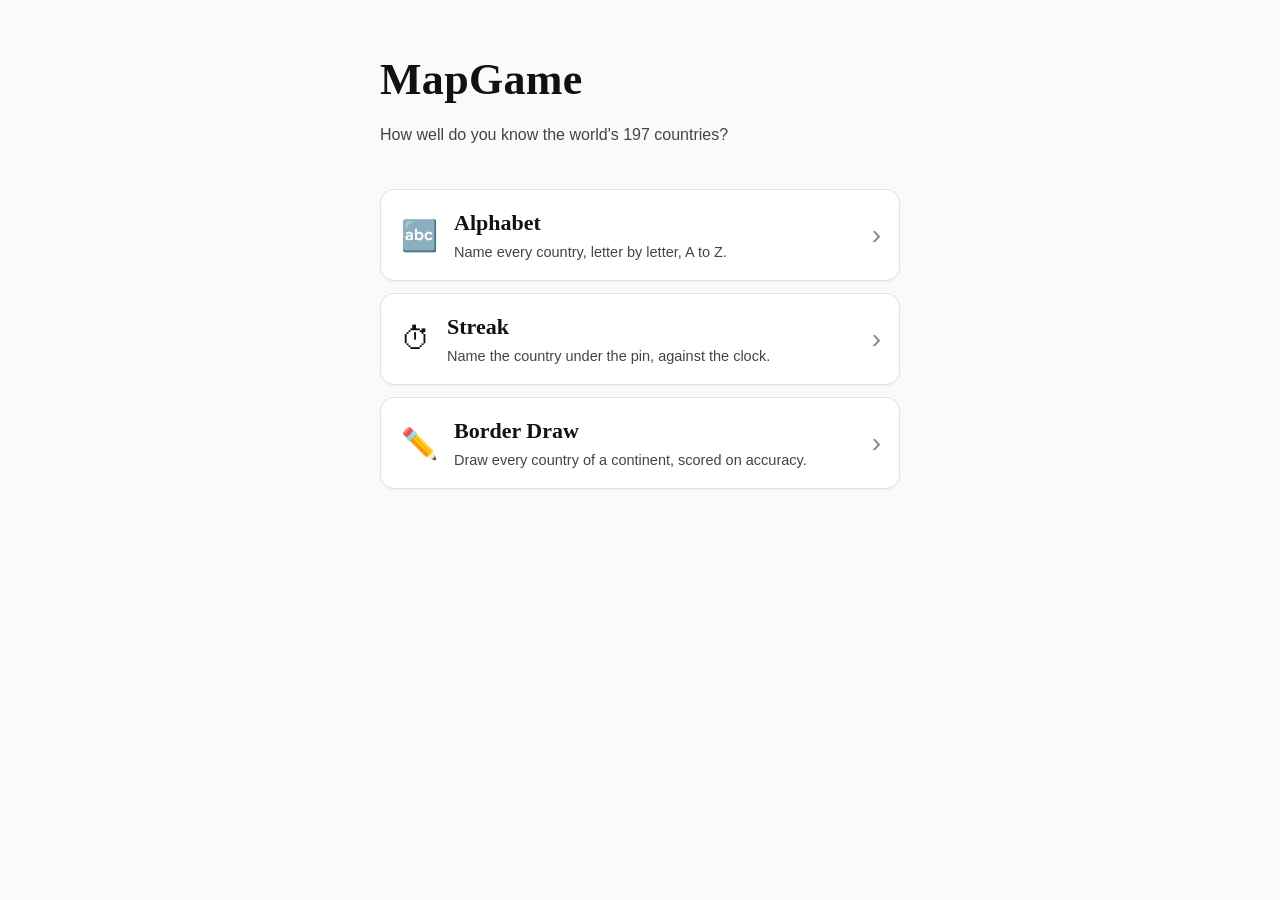
<file: index.html>
<!DOCTYPE html>
<html lang="en">
<head>
<meta charset="UTF-8">
<meta name="viewport" content="width=device-width, initial-scale=1.0, viewport-fit=cover">
<title>MapGame</title>
<link rel="stylesheet" href="styles.css">
</head>
<body class="home">
<div class="wrap">
  <header class="home-head">
    <h1>MapGame</h1>
    <p>How well do you know the world's 197 countries?</p>
  </header>

  <nav class="modes" aria-label="Game modes">
    <a class="mode-card" href="alphabet.html">
      <span class="mode-icon" aria-hidden="true">🔤</span>
      <span class="mode-text">
        <b>Alphabet</b>
        <span>Name every country, letter by letter, A to Z.</span>
        <small id="alphabetStat"></small>
      </span>
      <span class="mode-go" aria-hidden="true">›</span>
    </a>
    <a class="mode-card" href="streak.html">
      <span class="mode-icon" aria-hidden="true">⏱</span>
      <span class="mode-text">
        <b>Streak</b>
        <span>Name the country under the pin, against the clock.</span>
        <small id="streakStat"></small>
      </span>
      <span class="mode-go" aria-hidden="true">›</span>
    </a>
    <a class="mode-card" href="draw.html">
      <span class="mode-icon" aria-hidden="true">✏️</span>
      <span class="mode-text">
        <b>Border Draw</b>
        <span>Draw every country of a continent, scored on accuracy.</span>
        <small id="drawStat"></small>
      </span>
      <span class="mode-go" aria-hidden="true">›</span>
    </a>
  </nav>
</div>

<script src="countries.js?v=3"></script>
<script src="home.js"></script>
</body>
</html>
</file>
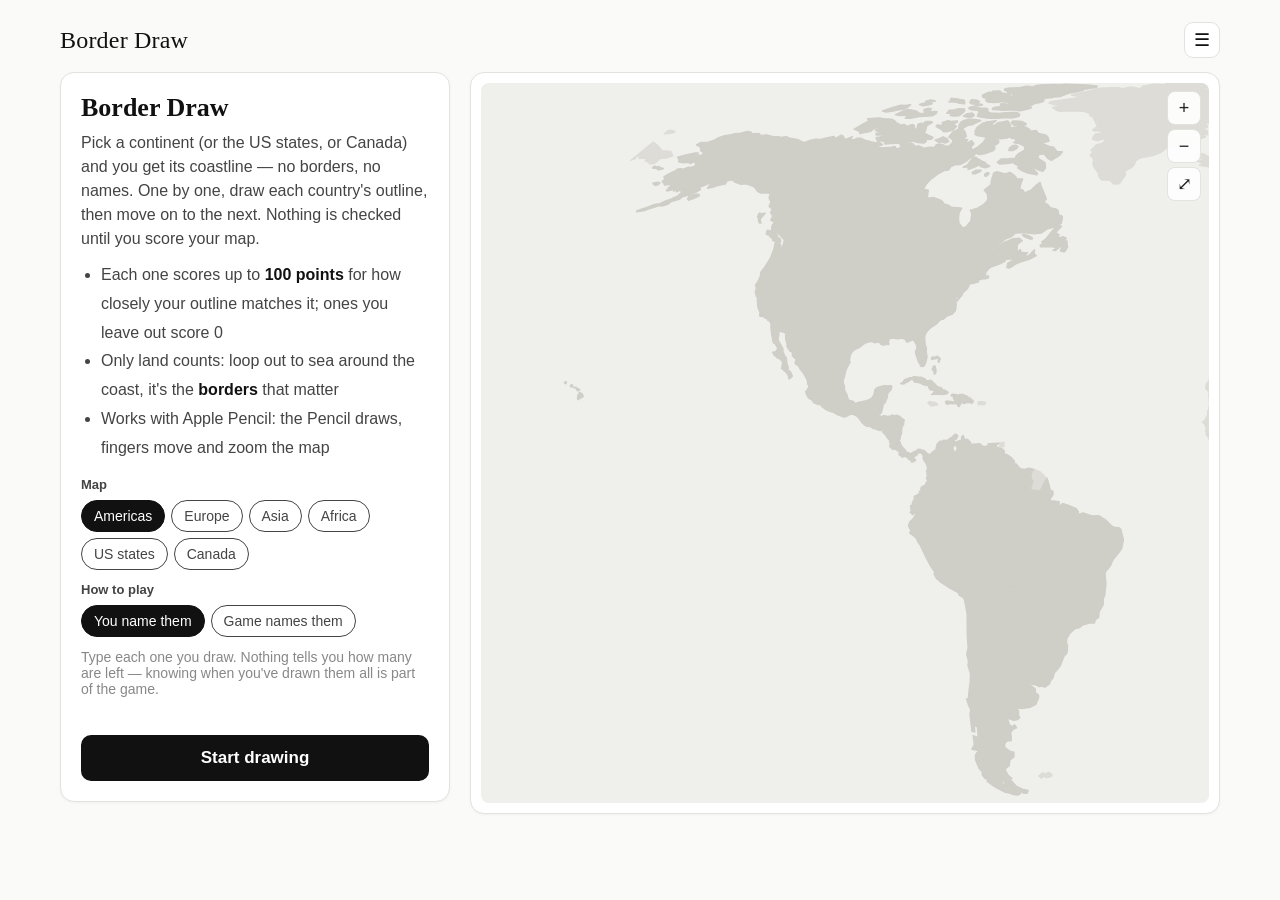
<file: draw.html>
<!DOCTYPE html>
<html lang="en">
<head>
<meta charset="UTF-8">
<meta name="viewport" content="width=device-width, initial-scale=1.0, viewport-fit=cover">
<title>MapGame — Border Draw</title>
<link rel="stylesheet" href="styles.css">
</head>
<body class="draw-mode">
<div class="wrap">
  <header>
    <span class="letters-progress" id="drawTitle">Border Draw</span>
    <span class="total" id="drawScore"></span>
    <div class="menu" id="menu">
      <button id="menuBtn" title="Menu" aria-label="Menu" aria-haspopup="true" aria-expanded="false">☰</button>
      <div class="menu-dropdown" id="menuDropdown" role="menu" hidden>
        <a href="index.html" role="menuitem">🏠 Home</a>
        <hr>
        <div class="menu-label">Mode</div>
        <a href="alphabet.html" role="menuitemradio" aria-checked="false">🔤 Alphabet</a>
        <a href="streak.html" role="menuitemradio" aria-checked="false">⏱ Streak</a>
        <a href="draw.html" role="menuitemradio" aria-checked="true" class="checked">✏️ Border Draw</a>
        <hr>
        <button id="soundToggle" role="menuitemcheckbox" aria-checked="true">🔊 Sound: On</button>
        <button id="resetBtn" role="menuitem">↺ New map</button>
      </div>
    </div>
  </header>

  <div class="layout">
    <div class="side">
      <div class="panel" id="startPanel">
        <h2 class="panel-title">Border Draw</h2>
        <p class="rules">
          Pick a continent (or the US states, or Canada) and you get its
          coastline — no borders, no names. One by one, draw each country's
          outline, then move on to the next. Nothing is checked until you score your map.
        </p>
        <ul class="rules-list">
          <li>Each one scores up to <b>100 points</b> for how closely your outline matches it; ones you leave out score 0</li>
          <li>Only land counts: loop out to sea around the coast, it's the <b>borders</b> that matter</li>
          <li>Works with Apple Pencil: the Pencil draws, fingers move and zoom the map</li>
        </ul>
        <div class="areas-label" id="contLabel">Map</div>
        <div class="areas" id="continents" role="radiogroup" aria-labelledby="contLabel"></div>
        <div class="areas-label" id="styleLabel">How to play</div>
        <div class="areas" id="styles" role="radiogroup" aria-labelledby="styleLabel"></div>
        <div class="best-line" id="styleHint"></div>
        <div class="best-line" id="startBest"></div>
        <button class="primary" id="startBtn">Start drawing</button>
      </div>

      <div class="panel" id="endscreen" hidden>
        <h2 id="endTitle">Your map ✏️</h2>
        <div class="score" id="finalScore"></div>
        <div class="pct" id="finalPct"></div>
        <label class="check"><input type="checkbox" id="showLines" checked> Show my lines</label>
        <div id="pickInfo" class="info">Tap a country on the map to see how you did.</div>
        <button class="link" id="showAll" hidden>Show all</button>
        <div class="draw-results" id="results"></div>
        <button id="playagain">Draw it again</button>
        <button class="link" id="changeCont">Change map</button>
      </div>
    </div>

    <div class="mapcol">
      <div class="toolbar" id="toolbar" hidden>
        <div class="naming" id="naming">
          <div class="inputrow">
            <input id="guess" type="text" autocomplete="off" autocapitalize="words"
                   spellcheck="false" placeholder="Which country will you draw?" aria-label="Country to draw">
            <div id="suggestions" role="listbox"></div>
          </div>
        </div>
        <div class="drawing-now" id="drawingNow" hidden>
          <span class="now-label">Drawing <b id="nowName"></b></span>
          <button id="undoBtn" title="Undo (Ctrl+Z)">↶ Undo</button>
          <button id="clearBtn">Clear</button>
          <button id="nextBtn" class="go" title="Finish this country (Enter)">Next country ›</button>
        </div>
        <button class="primary" id="doneBtn">Score my map</button>
      </div>
      <div id="feedback" class="info draw-note"></div>
      <div class="mapbox">
        <div class="mapwrap">
          <svg id="map" class="borderless" xmlns="http://www.w3.org/2000/svg" role="img"
               aria-label="Map of the continent without borders, for drawing on"></svg>
          <div class="zoom" aria-label="Zoom">
            <button id="zoomIn" title="Zoom in" aria-label="Zoom in">+</button>
            <button id="zoomOut" title="Zoom out" aria-label="Zoom out">−</button>
            <button id="zoomFit" title="Show the whole continent" aria-label="Show the whole continent">⤢</button>
          </div>
        </div>
      </div>
      <div class="hint" id="drawHint" hidden></div>
      <div class="drawn-list" id="drawnList" hidden></div>
    </div>
  </div>
</div>

<script src="map-data.js?v=2"></script>
<script src="map-states.js?v=2"></script>
<script src="countries.js?v=3"></script>
<script src="shared.js"></script>
<script src="draw.js?v=8"></script>
</body>
</html>
</file>
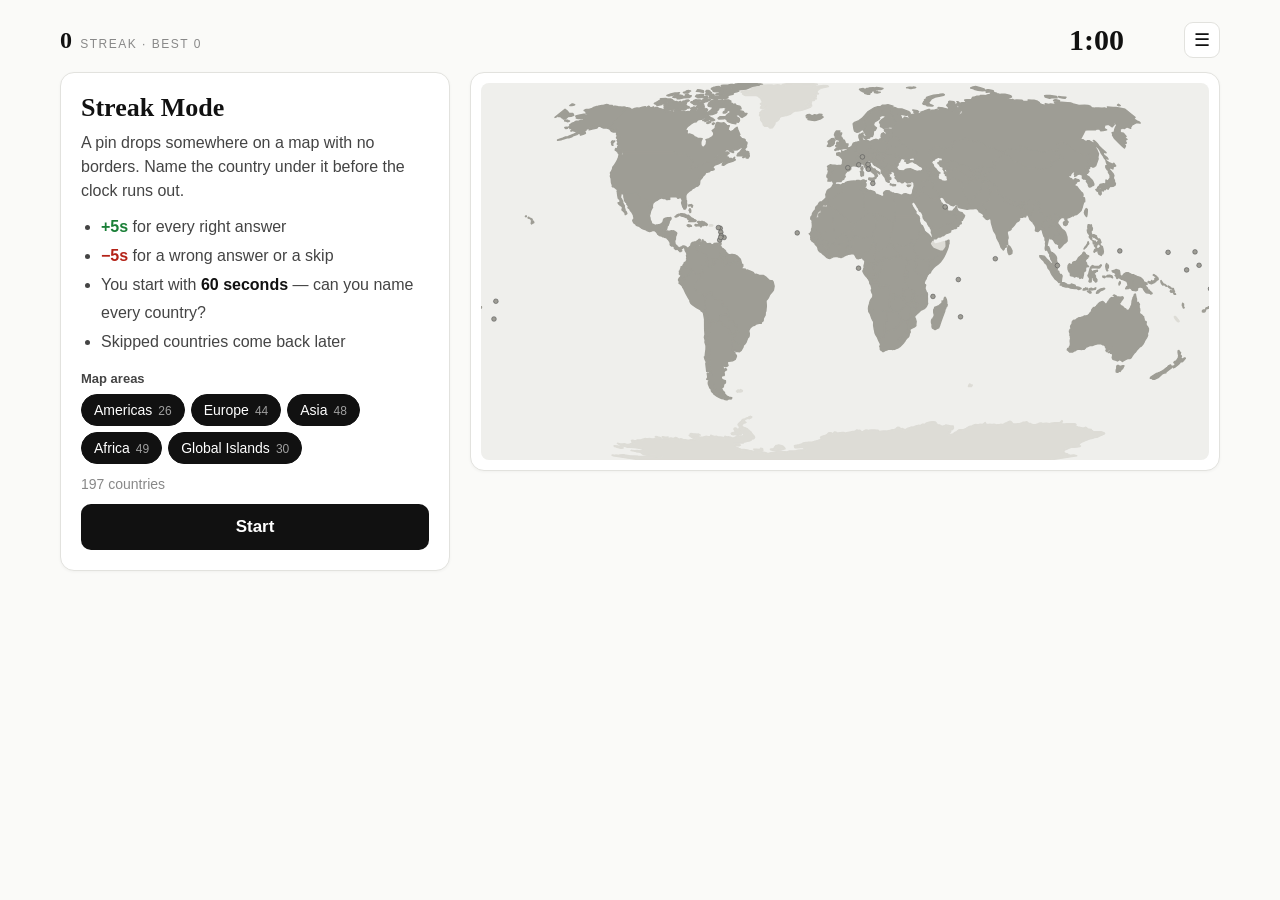
<file: streak.html>
<!DOCTYPE html>
<html lang="en">
<head>
<meta charset="UTF-8">
<meta name="viewport" content="width=device-width, initial-scale=1.0, viewport-fit=cover">
<title>MapGame — Streak Mode</title>
<link rel="stylesheet" href="styles.css">
</head>
<body class="streak-mode">
<div class="wrap">
  <header>
    <span class="letters-progress" id="streakScore"></span>
    <span class="clock" id="clockBox">
      <span id="clock">1:00</span>
      <span class="delta" id="delta" aria-hidden="true"></span>
    </span>
    <button id="micBtn" title="Speak a country" aria-label="Voice input">🎤</button>
    <div class="menu" id="menu">
      <button id="menuBtn" title="Menu" aria-label="Menu" aria-haspopup="true" aria-expanded="false">☰</button>
      <div class="menu-dropdown" id="menuDropdown" role="menu" hidden>
        <a href="index.html" role="menuitem">🏠 Home</a>
        <hr>
        <div class="menu-label">Mode</div>
        <a href="alphabet.html" role="menuitemradio" aria-checked="false">🔤 Alphabet</a>
        <a href="streak.html" role="menuitemradio" aria-checked="true" class="checked">⏱ Streak</a>
        <a href="draw.html" role="menuitemradio" aria-checked="false">✏️ Border Draw</a>
        <hr>
        <button id="soundToggle" role="menuitemcheckbox" aria-checked="true">🔊 Sound: On</button>
        <button id="resetBtn" role="menuitem">↺ New run</button>
      </div>
    </div>
  </header>

  <div class="layout">
    <div>
      <div class="panel" id="startPanel">
        <h2 class="panel-title">Streak Mode</h2>
        <p class="rules">
          A pin drops somewhere on a map with no borders. Name the country
          under it before the clock runs out.
        </p>
        <ul class="rules-list">
          <li><b class="good">+5s</b> for every right answer</li>
          <li><b class="bad">−5s</b> for a wrong answer or a skip</li>
          <li>You start with <b>60 seconds</b> — can you name every country?</li>
          <li>Skipped countries come back later</li>
        </ul>
        <div class="areas-label" id="areasLabel">Map areas</div>
        <div class="areas" id="areas" role="group" aria-labelledby="areasLabel"></div>
        <div class="best-line" id="startBest"></div>
        <button class="primary" id="startBtn">Start</button>
      </div>

      <div id="gamePanel" hidden>
        <div class="inputrow">
          <input id="guess" type="text" autocomplete="off" autocapitalize="words"
                 spellcheck="false" placeholder="Type a country…" aria-label="Country guess">
          <button id="skipBtn" title="Skip this country (−5s)">Skip</button>
          <div id="suggestions" role="listbox"></div>
        </div>

        <div id="feedback" class="info"></div>
      </div>

      <div class="panel" id="endscreen" hidden>
        <h2 id="endTitle">Time's up! ⏱</h2>
        <div class="score" id="finalScore"></div>
        <div class="pct" id="finalBest"></div>
        <div class="chips" id="resultChips"></div>
        <button id="playagain">Play again</button>
        <button class="link" id="changeAreas">Change map areas</button>
      </div>
    </div>

    <div class="mapbox">
      <div class="mapwrap">
        <svg id="map" class="borderless" xmlns="http://www.w3.org/2000/svg" role="img"
             aria-label="World map with a pin on the mystery country"></svg>
        <svg id="inset" xmlns="http://www.w3.org/2000/svg" role="img"
             aria-label="Close-up of the mystery island country" hidden></svg>
      </div>
    </div>
  </div>
</div>

<script src="map-data.js?v=2"></script>
<script src="map-detail.js"></script>
<script src="countries.js?v=3"></script>
<script src="shared.js"></script>
<script src="streak.js"></script>
</body>
</html>
</file>
<file: styles.css>
:root {
  --ink: #111;
  --ink-soft: #444;
  --ink-faint: #888;
  --on-ink: #fff;          /* text placed on top of --ink surfaces */
  --paper: #fafaf8;
  --card: #ffffff;
  --line: #e2e2de;
  --good: #1a7f37;
  --bad: #b42318;
  --flash: #f2c94c;
  --map-bg: #efefec;
  --map-land: #ffffff;
  --map-stroke: #555;
  --map-guessed: #1c1c1c;
  --map-solid: #cfcec7;    /* land on the borderless (streak) map */
  --map-on: #9e9d95;       /* streak start screen: land in the chosen areas… */
  --map-off: #dddcd6;      /* …and outside them */
  --kb-bg: #e2e1dc;        /* in-app keyboard: tray, letter keys, ⌫/return */
  --kb-key: #ffffff;
  --kb-special: #c4c3bb;
  --pts-hi: #a6d7b0;       /* border draw: countries by how well you drew them */
  --pts-mid: #efd88f;
  --pts-lo: #eeaca4;
  --display: "Iowan Old Style", "Palatino Linotype", Palatino, Georgia, "Times New Roman", serif;
}
@media (prefers-color-scheme: dark) {
  :root {
    --ink: #ecebe3;
    --ink-soft: #c2c1b8;
    --ink-faint: #8b8a81;
    --on-ink: #131311;
    --paper: #131311;
    --card: #1c1c1a;
    --line: #32322e;
    --good: #5cbd7d;
    --bad: #e5695c;
    --map-bg: #151513;
    --map-land: #1c1c1a;
    --map-stroke: #9b9a90;
    --map-guessed: #ecebe3;
    --map-solid: #4a4943;
    --map-on: #8b8a81;
    --map-off: #353531;
    --kb-bg: #232321;
    --kb-key: #57564f;
    --kb-special: #383834;
    --pts-hi: #2f6b40;
    --pts-mid: #7a6526;
    --pts-lo: #7d3530;
  }
}
:root[data-theme="dark"] {
  --ink: #ecebe3; --ink-soft: #c2c1b8; --ink-faint: #8b8a81; --on-ink: #131311;
  --paper: #131311; --card: #1c1c1a; --line: #32322e;
  --good: #5cbd7d; --bad: #e5695c;
  --map-bg: #151513; --map-land: #1c1c1a; --map-stroke: #9b9a90; --map-guessed: #ecebe3;
  --map-solid: #4a4943; --map-on: #8b8a81; --map-off: #353531;
  --kb-bg: #232321; --kb-key: #57564f; --kb-special: #383834;
  --pts-hi: #2f6b40; --pts-mid: #7a6526; --pts-lo: #7d3530;
}
:root[data-theme="light"] {
  --ink: #111; --ink-soft: #444; --ink-faint: #888; --on-ink: #fff;
  --paper: #fafaf8; --card: #ffffff; --line: #e2e2de;
  --good: #1a7f37; --bad: #b42318;
  --map-bg: #efefec; --map-land: #ffffff; --map-stroke: #555; --map-guessed: #1c1c1c;
  --map-solid: #cfcec7; --map-on: #9e9d95; --map-off: #dddcd6;
  --kb-bg: #e2e1dc; --kb-key: #ffffff; --kb-special: #c4c3bb;
  --pts-hi: #a6d7b0; --pts-mid: #efd88f; --pts-lo: #eeaca4;
}
* { box-sizing: border-box; -webkit-tap-highlight-color: transparent; }
html, body { margin: 0; padding: 0; }
body {
  font-family: -apple-system, BlinkMacSystemFont, "Segoe UI", Roboto, Helvetica, Arial, sans-serif;
  background: var(--paper);
  color: var(--ink);
  min-height: 100vh;
  /* clear the notch / home indicator (viewport-fit=cover, and the iOS app) */
  padding: env(safe-area-inset-top) env(safe-area-inset-right) env(safe-area-inset-bottom) env(safe-area-inset-left);
}
.wrap { max-width: 1200px; margin: 0 auto; padding: 16px 20px 40px; }

header { display: flex; align-items: center; gap: 12px; flex-wrap: wrap; padding: 6px 0 14px; }
.letters-progress { font-family: var(--display); font-size: 24px; letter-spacing: 0.2px; font-variant-numeric: tabular-nums; }
.letters-progress small {
  font-family: -apple-system, BlinkMacSystemFont, "Segoe UI", Roboto, Helvetica, Arial, sans-serif;
  font-size: 12px; color: var(--ink-faint); text-transform: uppercase; letter-spacing: 1.5px; margin-left: 8px;
}
header .total { margin-left: auto; font-size: 14px; color: var(--ink-soft); font-variant-numeric: tabular-nums; }
.menu { position: relative; flex-shrink: 0; }
#menuBtn {
  width: 36px; height: 36px; border: 1px solid var(--line); border-radius: 9px;
  background: var(--card); font-size: 18px; line-height: 1; color: var(--ink);
  display: grid; place-items: center;
}
#menuBtn:hover { border-color: var(--ink-soft); }
.menu-dropdown {
  position: absolute; top: calc(100% + 6px); right: 0; z-index: 30; min-width: 190px;
  background: var(--card); border: 1px solid var(--line); border-radius: 10px;
  box-shadow: 0 8px 24px rgba(0,0,0,0.25); overflow: hidden; padding: 4px;
}
.menu-dropdown button, .menu-dropdown a {
  display: flex; align-items: center; gap: 10px; width: 100%; text-align: left;
  padding: 10px 12px; border: none; border-radius: 7px; background: none;
  font-family: inherit; font-size: 14px; color: var(--ink); text-decoration: none;
}
.menu-dropdown button:hover, .menu-dropdown a:hover { background: var(--ink); color: var(--on-ink); }
.menu-dropdown a.checked { font-weight: 700; }
.menu-dropdown a.checked::after { content: "✓"; margin-left: auto; }
.menu-label {
  padding: 8px 12px 4px; font-size: 11px; text-transform: uppercase; letter-spacing: 1.5px; color: var(--ink-faint);
}
.menu-dropdown hr { border: none; border-top: 1px solid var(--line); margin: 4px 6px; }

/* Alphabet strip — clickable letter states:
   (default) untouched · .partial some found · .done all found · .given gave up
   .current marks the letter being played and combines with the others */
.letters { display: flex; flex-wrap: wrap; gap: 4px; margin-bottom: 16px; }
.letters button {
  width: 30px; height: 30px; display: grid; place-items: center;
  border: 1px solid var(--line); border-radius: 6px;
  font-family: inherit; font-size: 13px; font-weight: 600; color: var(--ink-faint);
  background: var(--card); user-select: none; cursor: pointer; padding: 0;
  transition: transform 0.12s, border-color 0.12s;
}
.letters button:hover { border-color: var(--ink-soft); color: var(--ink); }
.letters button.done { background: var(--good); border-color: var(--good); color: var(--on-ink); }
.letters button.partial { background: var(--line); border-color: var(--line); color: var(--ink); }
.letters button.given { background: var(--bad); border-color: var(--bad); color: var(--on-ink); text-decoration: line-through; }
.letters button.current { border: 2px solid var(--ink); border-style: solid; color: var(--ink); transform: scale(1.12); }
.letters button.done.current { outline: 2px solid var(--good); outline-offset: 1px; color: var(--on-ink); }
.letters button.given.current { outline: 2px solid var(--bad); outline-offset: 1px; color: var(--on-ink); }

.layout { display: grid; grid-template-columns: 390px 1fr; gap: 20px; align-items: start; }
@media (max-width: 950px) { .layout { grid-template-columns: 1fr; } }

.panel {
  background: var(--card); border: 1px solid var(--line); border-radius: 14px;
  padding: 20px; box-shadow: 0 1px 3px rgba(0,0,0,0.04);
}

.letter-row { display: flex; align-items: center; gap: 16px; }
.big-letter {
  font-family: var(--display);
  font-size: 60px; font-weight: 700; line-height: 1; width: 84px; height: 84px;
  display: grid; place-items: center; border: 2px solid var(--ink); border-radius: 14px;
  flex-shrink: 0;
}
.counts { font-size: 15px; color: var(--ink-soft); line-height: 1.5; }
.counts b { color: var(--ink); font-size: 17px; }
.counts .nums { display: flex; gap: 14px; margin-top: 6px; font-variant-numeric: tabular-nums; }
.counts .nums span b { display: block; font-size: 22px; }

.inputrow { display: flex; gap: 8px; margin-top: 18px; position: relative; }
#guess {
  flex: 1; font-size: 17px; padding: 11px 14px; border: 1.5px solid var(--ink-soft);
  border-radius: 10px; outline: none; background: var(--card); color: var(--ink); min-width: 0;
}
#guess:focus { border-color: var(--ink); box-shadow: 0 0 0 3px rgba(0,0,0,0.07); }
#guess.shake { animation: shake 0.3s; }
@keyframes shake { 0%,100%{transform:translateX(0)} 25%{transform:translateX(-6px)} 75%{transform:translateX(6px)} }

button { font-family: inherit; cursor: pointer; }
#micBtn {
  width: 46px; border: 1.5px solid var(--ink-soft); border-radius: 10px; background: var(--card);
  font-size: 20px; flex-shrink: 0;
}
#micBtn.listening { background: var(--ink); border-color: var(--ink); animation: pulse 1.2s infinite; }
@keyframes pulse { 0%,100%{box-shadow: 0 0 0 0 rgba(0,0,0,0.25)} 50%{box-shadow: 0 0 0 6px rgba(0,0,0,0.08)} }
#micBtn[hidden] { display: none; }

/* Autocomplete dropdown */
#suggestions {
  position: absolute; top: calc(100% + 4px); left: 0; right: 54px; z-index: 20;
  background: var(--card); border: 1px solid var(--line); border-radius: 10px;
  box-shadow: 0 8px 24px rgba(0,0,0,0.25); overflow: hidden; display: none;
}
#suggestions.open { display: block; }
#suggestions div { padding: 10px 14px; font-size: 15px; cursor: pointer; }
#suggestions div.active, #suggestions div:hover { background: var(--ink); color: var(--on-ink); }
#suggestions div small { color: inherit; opacity: 0.6; margin-left: 6px; }

#feedback { min-height: 24px; margin-top: 10px; font-size: 14px; }
#feedback.ok { color: var(--good); }
#feedback.err { color: var(--bad); }
#feedback.info { color: var(--ink-faint); }

.chips { display: flex; flex-wrap: wrap; gap: 6px; margin-top: 12px; }
.chips span {
  font-size: 13px; padding: 4px 10px; border-radius: 999px;
  background: var(--ink); color: var(--on-ink);
}
.chips span.missed { background: var(--card); color: var(--bad); border: 1px solid var(--bad); text-decoration: line-through; }

.actions { margin-top: 16px; display: flex; gap: 8px; }
.actions button {
  font-size: 14px; padding: 9px 14px; border-radius: 10px;
  border: 1.5px solid var(--ink-soft); background: var(--card); color: var(--ink);
}
.actions #skipBtn { flex: 1; }
.actions button.nav { width: 44px; padding: 9px 0; font-size: 16px; flex-shrink: 0; }
.actions button:hover:not(:disabled) { background: var(--ink); color: var(--on-ink); border-color: var(--ink); }
.actions button:disabled { opacity: 0.45; cursor: default; }

/* Map */
.mapbox { background: var(--card); border: 1px solid var(--line); border-radius: 14px; padding: 10px; box-shadow: 0 1px 3px rgba(0,0,0,0.04); }
#map { width: 100%; height: auto; display: block; background: var(--map-bg); border-radius: 8px; }
#map .land { fill: var(--map-land); stroke: var(--map-stroke); stroke-width: 0.6; stroke-linejoin: round; transition: fill 0.5s; }
#map .land.guessed { fill: var(--map-guessed); }
#map .land.flash { fill: var(--flash); transition: none; }
#map .dot { fill: var(--map-land); stroke: var(--map-stroke); stroke-width: 0.8; transition: fill 0.5s; }
#map .dot.guessed { fill: var(--map-guessed); }
#map .dot.flash { fill: var(--flash); transition: none; }

/* End screen */
#endscreen { text-align: center; }
#endscreen h2 { font-family: var(--display); font-size: 26px; margin: 4px 0 2px; }
#endscreen .score { font-family: var(--display); font-size: 56px; font-weight: 700; margin: 10px 0 0; font-variant-numeric: tabular-nums; }
#endscreen .pct { color: var(--ink-faint); margin-bottom: 16px; }
#breakdown { display: flex; flex-wrap: wrap; gap: 4px; justify-content: center; margin: 14px 0; }
#breakdown span {
  width: 34px; padding: 4px 0 5px; border: 1px solid var(--line); border-radius: 6px;
  font-size: 11px; color: var(--ink-soft); font-variant-numeric: tabular-nums;
}
#breakdown span b { display: block; font-size: 14px; color: var(--ink); }
#breakdown span.full { background: var(--ink); border-color: var(--ink); }
#breakdown span.full b, #breakdown span.full { color: var(--on-ink); }
#missedlist { text-align: left; font-size: 13px; color: var(--ink-soft); max-height: 180px; overflow-y: auto; border-top: 1px solid var(--line); padding-top: 10px; margin-top: 6px; }
#playagain { margin-top: 16px; font-size: 16px; padding: 12px 26px; border-radius: 10px; border: none; background: var(--ink); color: var(--on-ink); }
button:focus-visible, input:focus-visible { outline: 2px solid var(--ink); outline-offset: 2px; }
@media (prefers-reduced-motion: reduce) {
  * { animation: none !important; transition: none !important; }
}

/* ---------- Streak mode ---------- */
.clock {
  position: relative; margin-left: auto;
  font-family: var(--display); font-size: 30px; font-weight: 700; line-height: 1;
  font-variant-numeric: tabular-nums; transition: color 0.2s;
}
.clock.low { color: var(--bad); }
.delta {
  position: absolute; right: 0; top: 100%; font-family: -apple-system, BlinkMacSystemFont, "Segoe UI", Roboto, Helvetica, Arial, sans-serif;
  font-size: 15px; font-weight: 700; opacity: 0; pointer-events: none; white-space: nowrap;
}
.delta.up { color: var(--good); }
.delta.down { color: var(--bad); }
.delta.go { animation: delta-pop 1s ease-out forwards; }
@keyframes delta-pop {
  0% { opacity: 0; transform: translateY(6px); }
  15% { opacity: 1; transform: translateY(0); }
  70% { opacity: 1; }
  100% { opacity: 0; transform: translateY(-8px); }
}

.panel-title { font-family: var(--display); font-size: 26px; margin: 0 0 8px; }
.rules { margin: 0 0 10px; color: var(--ink-soft); line-height: 1.5; }
.rules-list { margin: 0 0 14px; padding-left: 20px; line-height: 1.8; color: var(--ink-soft); }
.rules-list b { color: var(--ink); }
.rules-list b.good { color: var(--good); }
.rules-list b.bad { color: var(--bad); }
.best-line { font-size: 14px; color: var(--ink-faint); margin-bottom: 12px; min-height: 1em; }
button.primary {
  width: 100%; font-size: 17px; padding: 13px 26px; border-radius: 10px; border: none;
  background: var(--ink); color: var(--on-ink); font-weight: 600;
}
button.primary:disabled { opacity: 0.35; cursor: default; }
.areas-label { font-size: 13px; font-weight: 600; color: var(--ink-soft); margin-bottom: 8px; }
.areas { display: flex; flex-wrap: wrap; gap: 6px; margin-bottom: 12px; }
.areas button {
  font-size: 14px; padding: 7px 12px; border-radius: 999px;
  border: 1.5px solid var(--ink-soft); background: var(--card); color: var(--ink-soft);
}
.areas button small { margin-left: 6px; font-size: 12px; opacity: 0.6; font-variant-numeric: tabular-nums; }
.areas button[aria-pressed="true"] { background: var(--ink); border-color: var(--ink); color: var(--on-ink); }
button.link {
  display: block; margin: 10px auto 0; padding: 6px 10px; border: none; background: none;
  color: var(--ink-soft); font-size: 14px; text-decoration: underline; text-underline-offset: 3px;
}
.streak-mode .inputrow { margin-top: 0; }
/* the mic sits in the header, left of the menu, styled like the menu button */
.streak-mode header #micBtn {
  width: 36px; height: 36px; border: 1px solid var(--line); border-radius: 9px;
  font-size: 17px; line-height: 1; display: grid; place-items: center; padding: 0;
}
.streak-mode header #micBtn.listening { border-color: var(--ink); }
.streak-mode header #micBtn.idle { visibility: hidden; }
.streak-mode #suggestions { right: 0; }
.streak-mode #skipBtn {
  flex-shrink: 0; padding: 0 14px; border: 1.5px solid var(--ink-soft); border-radius: 10px;
  background: var(--card); color: var(--ink); font-size: 15px;
}
.streak-mode #skipBtn:disabled { opacity: 0.45; cursor: default; }
/* one line, so the box under the map never changes height mid-run */
.streak-mode #feedback { white-space: nowrap; overflow: hidden; text-overflow: ellipsis; }
.streak-mode #endscreen .chips { justify-content: center; max-height: 220px; overflow-y: auto; margin: 6px 0 4px; }

/* Map without borders: every country is stroked in its own fill colour, so
   only coastlines show. Microstate dots are hidden except the mystery one. */
/* the 1.5px non-scaling stroke also hides anti-aliasing seams that would hint at borders */
#map.borderless .land {
  fill: var(--map-solid); stroke: var(--map-solid); stroke-width: 1.5px; vector-effect: non-scaling-stroke;
  transition: fill 0.35s, stroke 0.35s;
}
#map.borderless .dot { display: none; }
#map.borderless .dot { fill: var(--map-solid); stroke: var(--map-stroke); }
#map.borderless .dot.target { display: inline; }
/* start screen: fade land outside the chosen areas; show island microstates */
#map.borderless.preview .land { fill: var(--map-on); stroke: var(--map-on); }
#map.borderless.preview .land.area-off { fill: var(--map-off); stroke: var(--map-off); }
#map.borderless.preview .dot:not(.area-off) { display: inline; fill: var(--map-on); }
#map .land.reveal-good, #map .dot.reveal-good { fill: var(--good); stroke: var(--good); }
#map .land.reveal-bad, #map .dot.reveal-bad { fill: var(--bad); stroke: var(--bad); }
#map .land.reveal-wrong, #map .dot.reveal-wrong { fill: var(--bad); stroke: var(--bad); opacity: 0.45; }
#map .dot.reveal-wrong { display: inline; }
.mapwrap .pin, .mapwrap .close-mark { pointer-events: none; }
.mapwrap .pin-head { fill: var(--bad); stroke: var(--card); stroke-width: 1.4; }
.mapwrap .pin-hole { fill: var(--card); }
.mapwrap .pin-pulse {
  fill: none; stroke: var(--bad); stroke-width: 1.5;
  transform-box: fill-box; transform-origin: center; animation: pin-pulse 1.6s ease-out infinite;
}
@keyframes pin-pulse {
  0% { transform: scale(0.4); opacity: 0.9; }
  100% { transform: scale(2.6); opacity: 0; }
}

/* Small islands: a close-up inset in the corner with the country shaded
   darker than its neighbours (Natural Earth 10m outlines; round-capped
   strokes keep islets smaller than a pixel visible as dots), and on the main
   map the island drawn at least a few pixels across, circled, with a line to
   the inset. */
.mapwrap { position: relative; }
#inset {
  position: absolute; right: 8px; bottom: 8px; width: 42%; max-width: 260px; height: auto; aspect-ratio: 1;
  background: var(--map-bg); border: 2px solid var(--card); border-radius: 8px;
  box-shadow: 0 0 0 1px var(--line), 0 2px 8px rgba(0,0,0,0.18);
}
#inset.show { animation: inset-in 0.45s ease-out; }
@keyframes inset-in { from { opacity: 0; transform: scale(0.85); } to { opacity: 1; transform: none; } }
#inset .close-land, #inset .close-shape, #map .close-shape {
  fill: var(--map-solid); stroke: var(--map-solid); stroke-width: 1.5px; vector-effect: non-scaling-stroke;
  stroke-linejoin: round; stroke-linecap: round; transition: fill 0.35s, stroke 0.35s;
}
#inset .close-shape, #map .close-shape { fill: var(--map-on); stroke: var(--map-on); }
#inset .close-shape { stroke-width: 2.5px; } /* atolls */
#map .close-shape { stroke-width: 3px; }
#map .close-ring { fill: none; stroke: var(--bad); stroke-width: 2px; vector-effect: non-scaling-stroke; }
#map .close-leader { stroke: var(--bad); stroke-width: 1.5px; vector-effect: non-scaling-stroke; opacity: 0.7; }
#map .close-shape.reveal-good, #inset .close-shape.reveal-good { fill: var(--good); stroke: var(--good); }
#map .close-shape.reveal-bad, #inset .close-shape.reveal-bad { fill: var(--bad); stroke: var(--bad); }
@media (prefers-reduced-motion: reduce) { #inset.show { animation: none; } }

.hint { margin-top: 14px; font-size: 12.5px; color: var(--ink-faint); line-height: 1.5; }
[hidden] { display: none !important; }

/* ---------- Border Draw ---------- */
/* while drawing, the map takes the whole width under a toolbar */
.draw-mode.drawing .layout { grid-template-columns: 1fr; }
.draw-mode.drawing .side { display: none; }
.draw-mode.drawing .wrap { padding-bottom: 12px; }
.toolbar { display: flex; flex-wrap: wrap; gap: 8px; align-items: stretch; }
.toolbar .naming { flex: 1 1 260px; max-width: 460px; }
.toolbar .naming .inputrow { margin-top: 0; }
.draw-mode #suggestions { right: 0; }
.toolbar .drawing-now { flex: 1 1 auto; display: flex; flex-wrap: wrap; align-items: center; gap: 8px; }
.now-label { font-size: 15px; color: var(--ink-soft); margin-right: 4px; }
.now-label b { font-family: var(--display); font-size: 22px; color: var(--ink); }
.toolbar button.go { border-color: var(--ink); font-weight: 600; }
.draw-mode #feedback.draw-note { margin: 6px 0 8px; min-height: 20px; }
.drawn-list { display: flex; flex-wrap: wrap; gap: 6px; margin-top: 8px; }
.drawn-list button {
  font-size: 13px; padding: 4px 10px; border-radius: 999px; border: 1px solid var(--line);
  background: var(--card); color: var(--ink-soft);
}
.drawn-list button.current { background: var(--ink); border-color: var(--ink); color: var(--on-ink); }
.toolbar button {
  font-size: 15px; padding: 9px 14px; border-radius: 10px;
  border: 1.5px solid var(--ink-soft); background: var(--card); color: var(--ink);
}
.toolbar button:disabled { opacity: 0.4; cursor: default; }
.toolbar button.primary {
  width: auto; margin-left: auto; padding: 9px 20px; font-size: 15px; border: none;
  background: var(--ink); color: var(--on-ink);
}
.toolbar button.primary.armed { background: var(--good); }
.draw-mode .mapcol > .hint { margin-top: 8px; }
.draw-mode #map { touch-action: none; user-select: none; -webkit-user-select: none; -webkit-touch-callout: none; }
.draw-mode.drawing #map { cursor: crosshair; }
.draw-mode #map.borderless .land.area-off { fill: var(--map-off); stroke: var(--map-off); }
.draw-mode #map .off-map { display: none; }
.draw-mode #map .lakes { fill: var(--map-bg); fill-rule: evenodd; stroke: none; pointer-events: none; }
/* the US map's Alaska and Hawaii insets */
.draw-mode #map .frame { fill: var(--map-bg); stroke: var(--map-off); stroke-width: 1px; vector-effect: non-scaling-stroke; pointer-events: none; }
/* the result: real borders, each country shaded by its score */
.draw-mode #map .land.pts-hi, .draw-mode #map .land.pts-mid, .draw-mode #map .land.pts-lo,
.draw-mode #map .dot.pts-hi, .draw-mode #map .dot.pts-mid, .draw-mode #map .dot.pts-lo {
  stroke: var(--map-stroke); stroke-width: 1px; vector-effect: non-scaling-stroke;
}
.draw-mode #map .pts-hi { fill: var(--pts-hi); }
.draw-mode #map .pts-mid { fill: var(--pts-mid); }
.draw-mode #map .pts-lo { fill: var(--pts-lo); }
.draw-mode #map .dot.pts-hi, .draw-mode #map .dot.pts-mid, .draw-mode #map .dot.pts-lo { display: inline; }
.draw-mode #map .land.picked { stroke: var(--ink); stroke-width: 3px; }
.draw-mode #map .ink { pointer-events: none; }
.draw-mode #map .ink.faded { display: none; }
/* your outlines: the country you're drawing now stands out */
.draw-mode #map .ink .loop, .draw-mode #map .ink .stroke {
  fill: var(--ink); fill-opacity: 0.08; stroke: var(--ink-soft); stroke-width: 1.5px;
  vector-effect: non-scaling-stroke; stroke-linejoin: round; stroke-linecap: round;
}
.draw-mode #map .ink .stroke { fill: none; stroke: var(--ink); stroke-width: 2px; }
.draw-mode #map .ink .current .loop { fill-opacity: 0.22; stroke: var(--ink); stroke-width: 2px; }
.draw-mode #map .ink.result .loop { fill: none; stroke: var(--ink); stroke-width: 1.5px; stroke-dasharray: 4 3; }
.draw-mode #map .ink.result .picked .loop { stroke-width: 2.5px; }
/* focused on one country: the others lose their shading and borders, and
   only your outline for it shows */
.draw-mode #map.focus .land:not(.picked):not(.area-off) { fill: var(--map-solid); stroke: var(--map-solid); stroke-width: 1.5px; }
.draw-mode #map.focus .dot:not(.picked) { display: none; }
.draw-mode #map.focus .ink .shape:not(.picked) { display: none; }
.draw-results button.current { background: var(--line); font-weight: 600; }
#showAll { margin: 0 auto 6px; }
.zoom { position: absolute; top: 8px; right: 8px; display: grid; gap: 4px; }
.zoom button {
  width: 34px; height: 34px; padding: 0; border: 1px solid var(--line); border-radius: 8px;
  background: var(--card); color: var(--ink); font-size: 18px; line-height: 1; opacity: 0.92;
}
.zoom button:hover { border-color: var(--ink-soft); }
.check { display: inline-flex; align-items: center; gap: 6px; font-size: 14px; color: var(--ink-soft); margin-bottom: 4px; }
.draw-mode #endscreen #feedback { min-height: 40px; }
.draw-results {
  text-align: left; max-height: 300px; overflow-y: auto; margin: 4px 0 6px;
  border-top: 1px solid var(--line); padding-top: 6px; font-size: 14px;
}
.draw-results button {
  display: flex; align-items: center; gap: 8px; width: 100%; padding: 4px 4px; border: none;
  border-radius: 6px; background: none; color: var(--ink); font-size: 14px; text-align: left;
}
.draw-results button:hover { background: var(--line); }
.draw-results button::before { content: ""; width: 10px; height: 10px; border-radius: 3px; flex-shrink: 0; border: 1px solid var(--map-stroke); }
.draw-results button.pts-hi::before { background: var(--pts-hi); }
.draw-results button.pts-mid::before { background: var(--pts-mid); }
.draw-results button.pts-lo::before { background: var(--pts-lo); }
.draw-results span { flex: 1; }
.draw-results b { font-variant-numeric: tabular-nums; }
.draw-results .missed b { color: var(--bad); font-weight: 400; }
@media (max-width: 600px) {
  .toolbar { gap: 6px; }
  .toolbar button { padding: 9px 10px; font-size: 14px; }
  .toolbar button.primary { flex: 1 0 100%; margin-left: 0; padding: 11px; }
  .toolbar .naming { max-width: none; }
  .now-label { flex: 1 0 100%; }
}

/* ---------- Home ---------- */
.home .wrap { max-width: 560px; padding-top: 48px; }
.home-head h1 { font-family: var(--display); font-size: 44px; margin: 0; letter-spacing: 0.3px; }
.home-head p { margin: 6px 0 0; color: var(--ink-soft); font-size: 16px; line-height: 1.5; }
.modes { display: grid; gap: 12px; margin-top: 28px; }
.mode-card {
  display: flex; align-items: center; gap: 16px; padding: 18px 18px 18px 20px;
  background: var(--card); border: 1px solid var(--line); border-radius: 14px;
  box-shadow: 0 1px 3px rgba(0,0,0,0.04); color: var(--ink); text-decoration: none;
  transition: border-color 0.12s, transform 0.12s;
}
.mode-card:hover { border-color: var(--ink-soft); }
.mode-card:active { transform: scale(0.985); }
.mode-icon { font-size: 30px; flex-shrink: 0; }
.mode-text { flex: 1; display: grid; gap: 3px; line-height: 1.4; }
.mode-text b { font-family: var(--display); font-size: 22px; }
.mode-text span { color: var(--ink-soft); font-size: 14.5px; }
.mode-text small { color: var(--ink-faint); font-size: 13px; font-variant-numeric: tabular-nums; }
.mode-text small:empty { display: none; }
.mode-go { font-size: 28px; color: var(--ink-faint); flex-shrink: 0; }

/* ---------- In-app keyboard (iOS app only; see setupKeyboard) ----------
   Sized like Apple's iPhone letter keys: 42px keys, 6px apart, 12px between
   rows — but without the predictive bar or emoji/dictation row. */
.kb {
  position: fixed; left: 0; right: 0; bottom: 0; z-index: 40;
  padding: 8px calc(3px + env(safe-area-inset-right)) calc(4px + env(safe-area-inset-bottom)) calc(3px + env(safe-area-inset-left));
  background: var(--kb-bg);
  user-select: none; -webkit-user-select: none; -webkit-touch-callout: none; touch-action: none;
}
.kb.off { opacity: 0.45; pointer-events: none; }
.kb-row { display: flex; justify-content: center; gap: 6px; }
.kb-row + .kb-row { margin-top: 12px; }
.kb-key {
  position: relative; flex: none; width: calc((100% - 54px) / 10); height: 42px; padding: 0;
  border: none; border-radius: 7px; background: var(--kb-key); color: var(--ink);
  box-shadow: 0 1px 0 rgba(0,0,0,0.3);
  font: 400 22px -apple-system, BlinkMacSystemFont, "Segoe UI", Roboto, Helvetica, Arial, sans-serif;
}
.kb-key.down { background: var(--kb-special); }
.kb-key.special { background: var(--kb-special); font-size: 16px; }
.kb-key.special.down { background: var(--kb-key); }
.kb-side { flex: 1; margin: 0 8px; }
.kb-row .kb-side:first-child { margin-left: 0; }
.kb-key.kb-side { width: auto; margin-right: 0; font-size: 20px; }
.kb-key.space { flex: 1; width: auto; font-size: 16px; }
.kb-key.return { width: calc((100% - 54px) / 10 * 2.5 + 9px); }
/* the letter pops up above your finger, as on Apple's keyboard */
.kb-key.letter.down::after {
  content: attr(data-k); position: absolute; left: -5px; right: -5px; bottom: calc(100% + 4px);
  height: 52px; display: grid; place-items: center; border-radius: 9px;
  background: var(--kb-key); box-shadow: 0 2px 8px rgba(0,0,0,0.3);
  font-size: 32px; text-transform: uppercase; pointer-events: none;
}
/* keep the page's end clear of the keyboard */
body.kb-open .wrap { padding-bottom: calc(var(--kb-h, 260px) + 16px); }
html { scroll-padding-bottom: var(--kb-h, 0px); }
@media (max-height: 500px) {  /* landscape phone */
  .kb { padding-top: 5px; }
  .kb-key { height: 32px; font-size: 19px; }
  .kb-row + .kb-row { margin-top: 6px; }
  .kb-key.letter.down::after { height: 40px; font-size: 26px; }
}
@media (min-width: 700px) and (min-height: 600px) {  /* iPad */
  .kb { padding: 8px calc(8px + env(safe-area-inset-right)) calc(8px + env(safe-area-inset-bottom)) calc(8px + env(safe-area-inset-left)); }
  .kb-row { gap: 10px; }
  .kb-key { width: calc((100% - 90px) / 10); height: 56px; font-size: 24px; }
  .kb-key.return { width: calc((100% - 90px) / 10 * 2 + 10px); }
}

/* Phones */
@media (max-width: 600px) {
  .wrap { padding: 10px 12px 28px; }
  header { padding-bottom: 10px; }
  header h1 { font-size: 19px; }
  header .total { font-size: 13px; }
  .letters { gap: 3px; margin-bottom: 12px; }
  .letters button { width: 25px; height: 25px; font-size: 11px; border-radius: 5px; }
  .letters-progress { font-size: 20px; }
  .letters-progress small { margin-left: 5px; letter-spacing: 1px; }
  .layout { gap: 14px; }
  .panel { padding: 14px; border-radius: 12px; }
  .letter-row { gap: 12px; }
  .big-letter { width: 64px; height: 64px; font-size: 44px; border-radius: 11px; }
  .counts { font-size: 13.5px; }
  .counts b { font-size: 14.5px; }
  .counts .nums span b { font-size: 19px; }
  .inputrow { margin-top: 14px; }
  #guess { font-size: 16px; padding: 12px 12px; } /* ≥16px avoids iOS zoom-on-focus */
  #micBtn { width: 48px; }
  #suggestions div { padding: 12px 14px; }
  .actions button { padding: 12px 10px; }
  .actions button.nav { width: 46px; }
  .mapbox { padding: 6px; border-radius: 12px; }
  #endscreen .score { font-size: 44px; }
  .clock { font-size: 26px; }
}
@media (max-width: 950px) {
  .streak-mode .mapbox, .draw-mode .mapbox { order: -1; }
}
</file>
